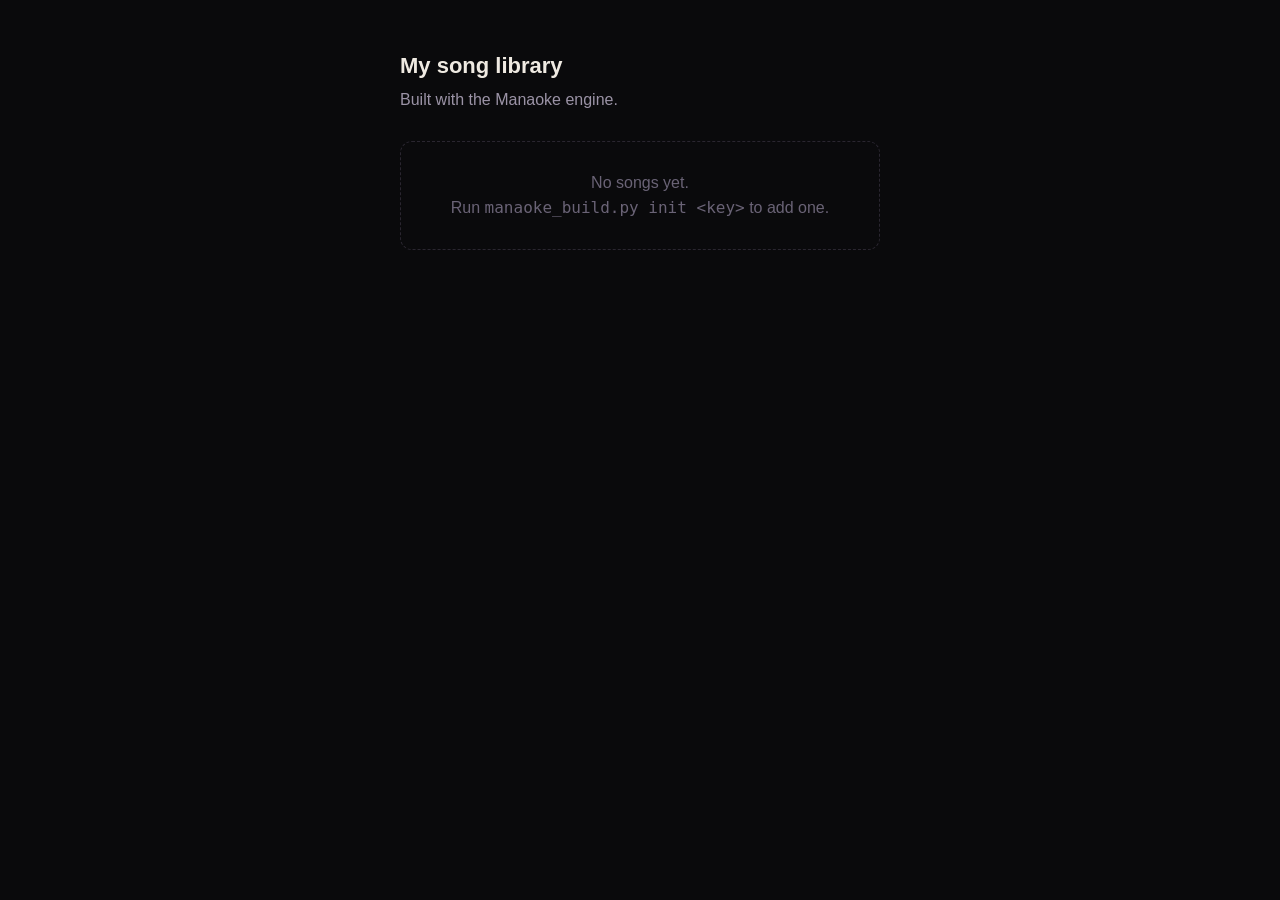
<file: index.html>
<!doctype html>
<html lang="en">
<head>
<meta charset="utf-8">
<meta name="viewport" content="width=device-width, initial-scale=1">
<title>My song library</title>
<style>
  :root { color-scheme: dark; }
  body { margin:0; padding:48px 24px; background:#0a0a0c; color:#efeae2;
         font:16px/1.6 -apple-system, BlinkMacSystemFont, "Segoe UI", sans-serif; }
  main { max-width: 480px; margin: 0 auto; }
  h1 { font-size: 22px; margin: 0 0 4px; }
  p  { color:#9b93a6; margin: 0 0 28px; }
  .grid { display:grid; grid-template-columns:repeat(2,1fr); gap:14px; }
  a.card { display:block; aspect-ratio:1; border-radius:12px; overflow:hidden;
           position:relative; text-decoration:none; background:#131318; }
  a.card img { position:absolute; inset:0; width:100%; height:100%; object-fit:cover; }
  a.card .cap { position:absolute; left:0; right:0; bottom:0; padding:20px 10px 9px;
                background:linear-gradient(transparent,#000c); }
  a.card .t { display:block; color:#fff; font-size:14px; }
  a.card .a { display:block; color:#d6cfe0; font-size:11px; }
  .empty { color:#6a6376; border:1px dashed #2a2630; border-radius:12px;
           padding:28px; text-align:center; }
</style>
</head>
<body>
<main>
  <h1>My song library</h1>
  <p>Built with the Manaoke engine.</p>
  <div class="grid" id="grid"></div>
</main>
<script>
// The build pipeline writes into this array — landing_card.py adds a card and
// `manaoke_build.py promote` repoints a song's url at its current build.
// Each entry: { title, artist, url, art, cardAccent }
const SONGS = [
];
const grid = document.getElementById('grid');
if (!SONGS.length) {
  grid.outerHTML = '<div class="empty">No songs yet.<br>Run <code>manaoke_build.py init &lt;key&gt;</code> to add one.</div>';
} else {
  grid.innerHTML = SONGS.map(s => `
    <a class="card" href="${s.url}" style="background:${s.cardAccent || '#131318'}">
      ${s.art ? `<img src="${s.art}" alt="">` : ''}
      <span class="cap"><span class="t">${s.title}</span><span class="a">${s.artist}</span></span>
    </a>`).join('');
}
</script>
</body>
</html>
</file>
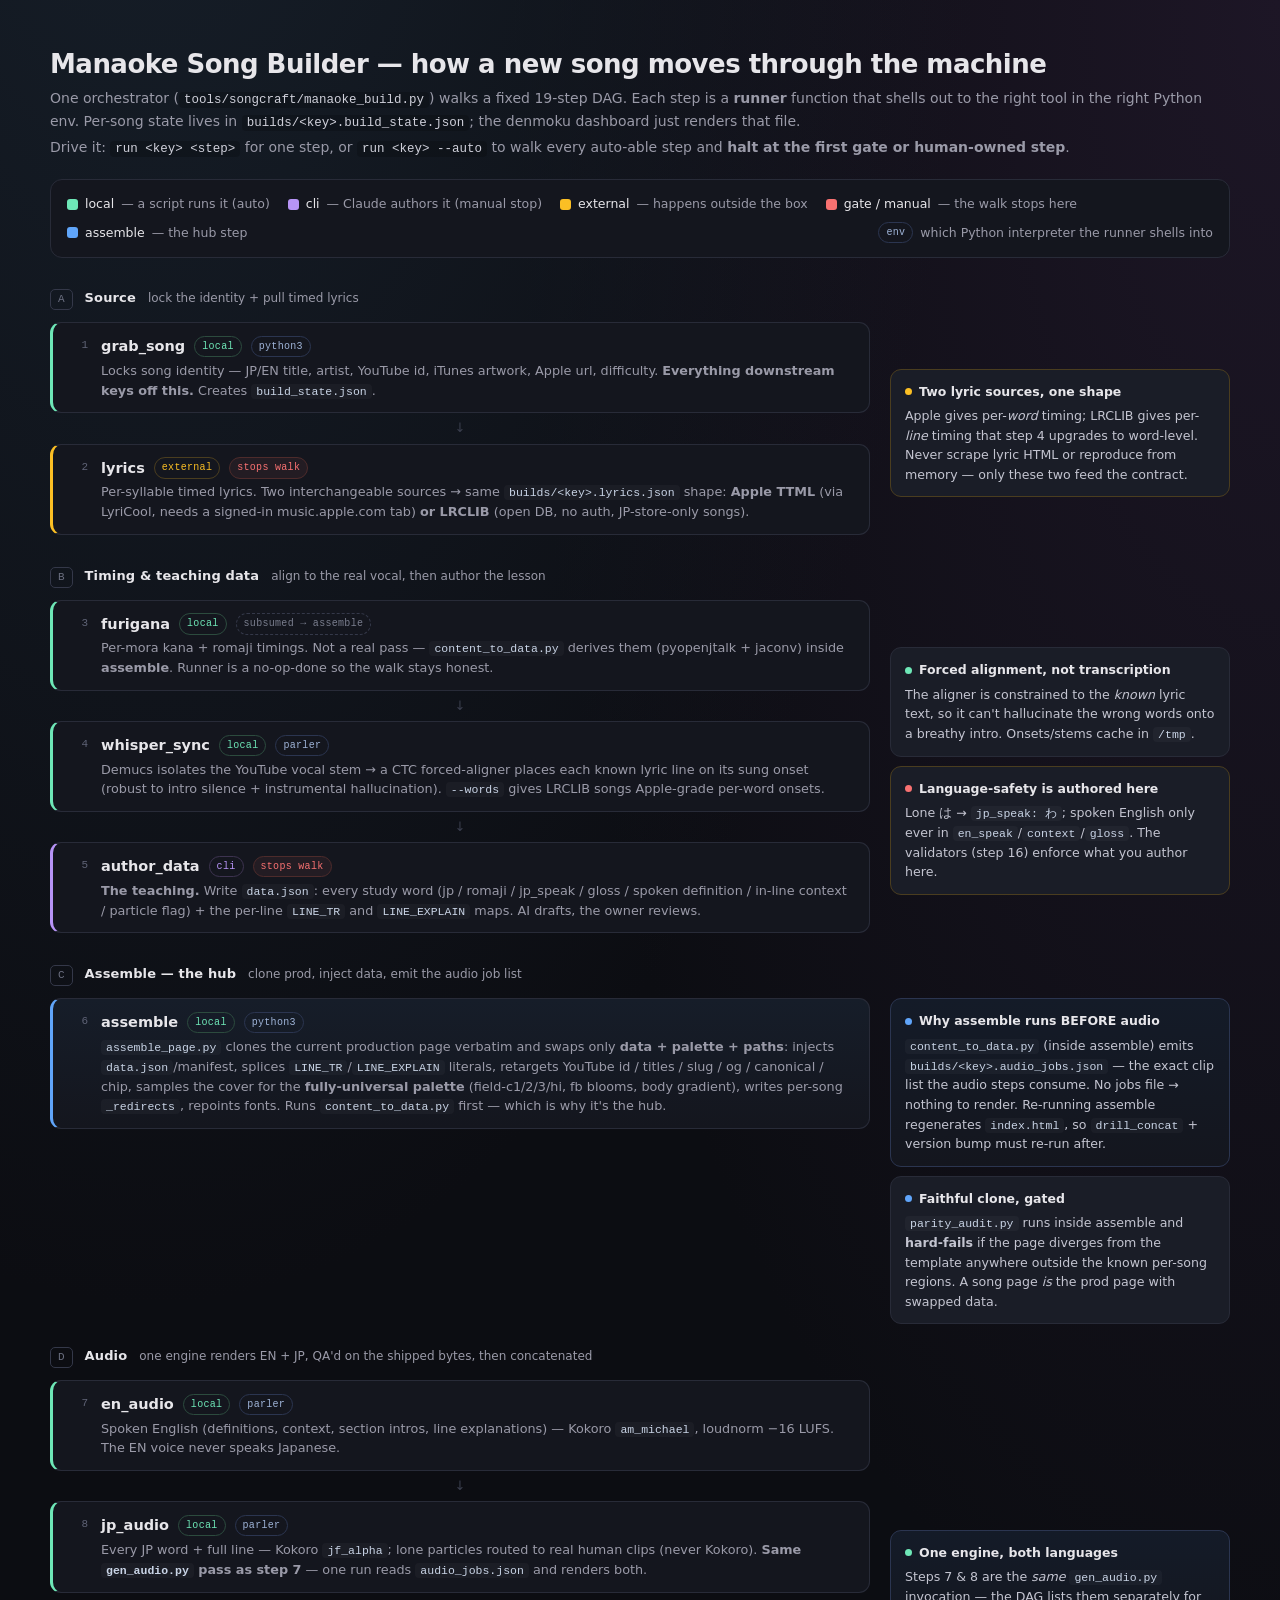
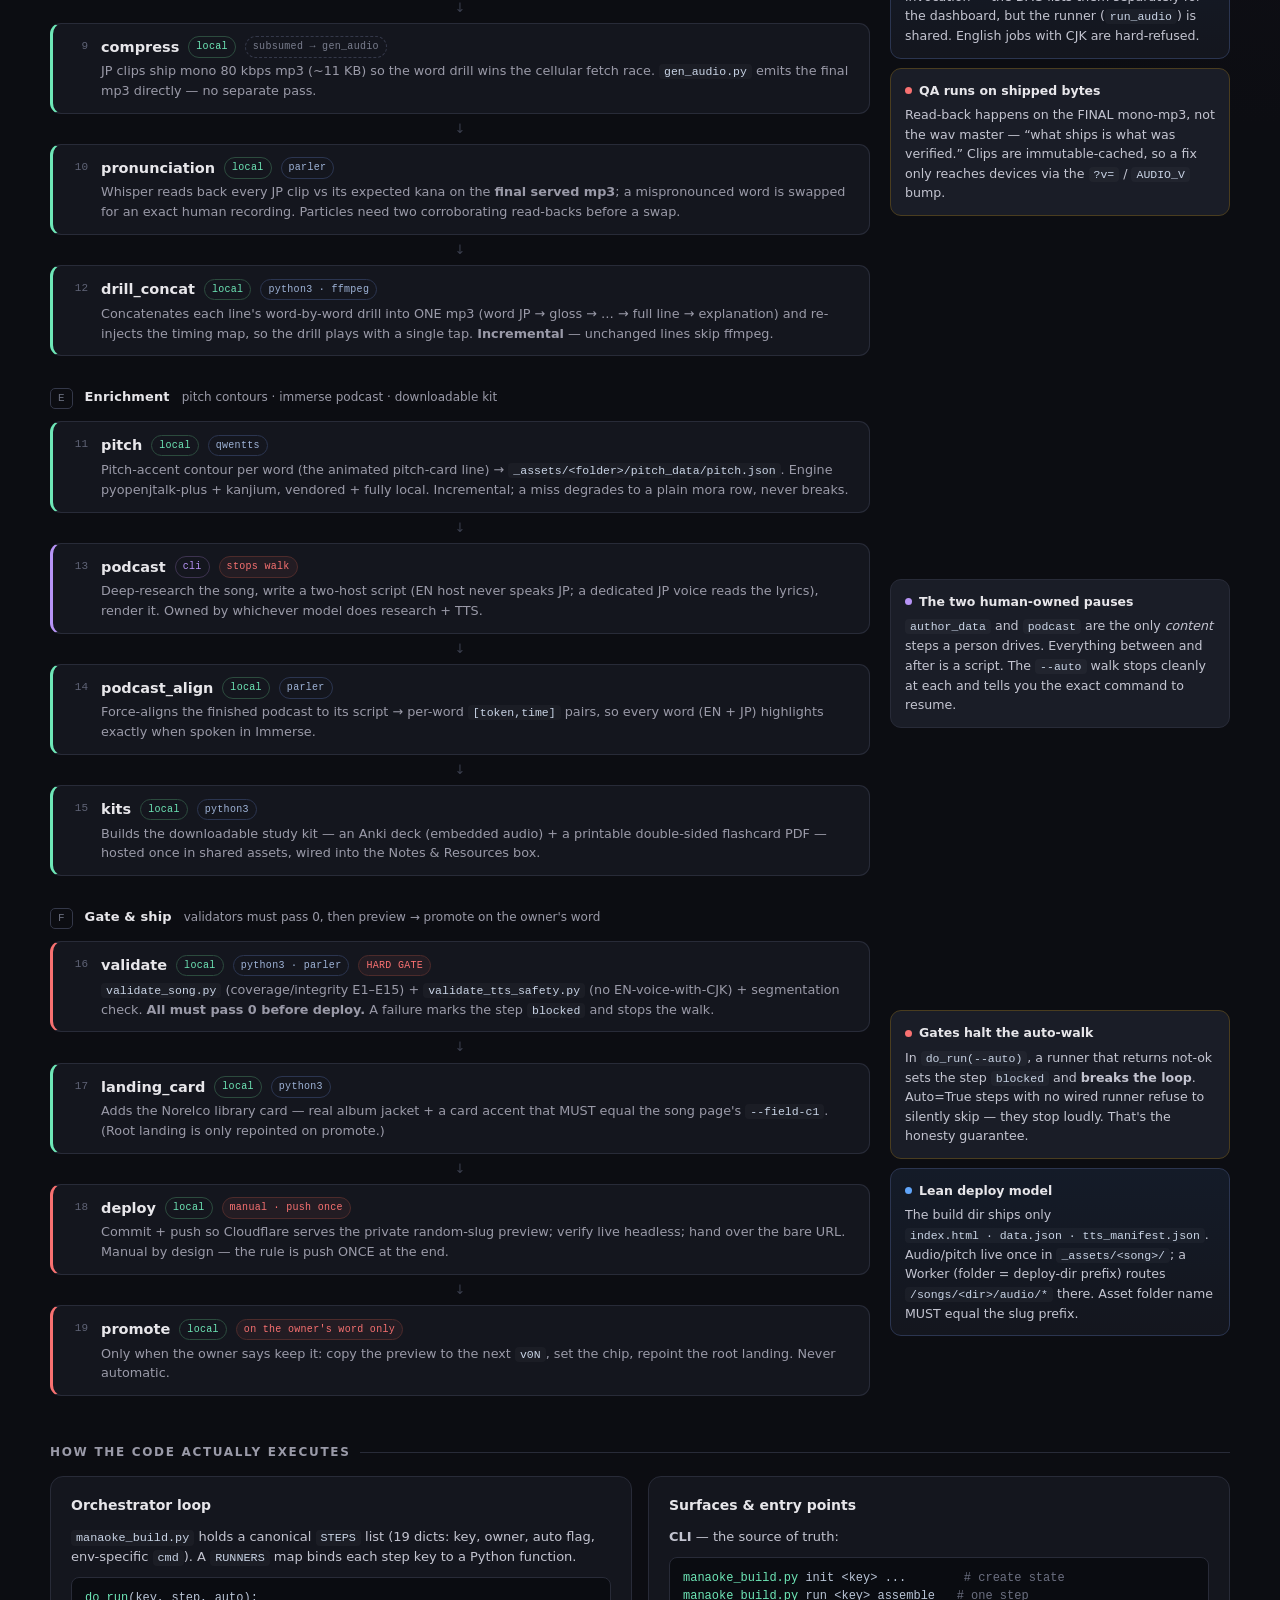
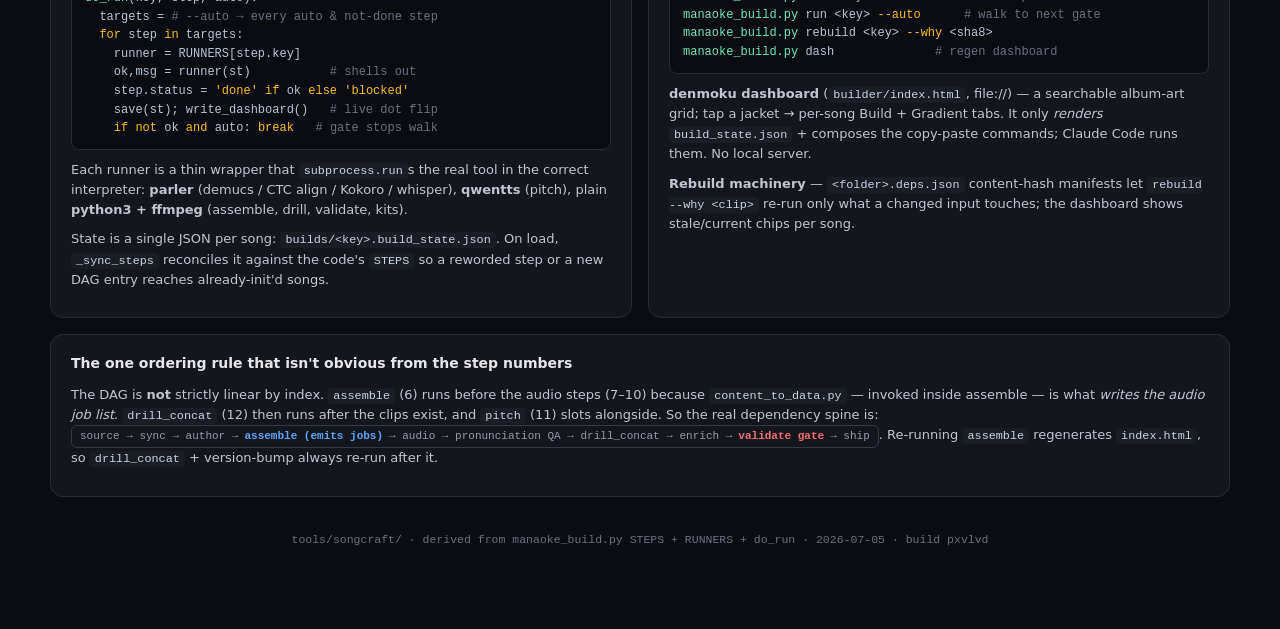
<file: tools/songcraft/docs/manaoke-builder-architecture-pxvlvd.html>
<!DOCTYPE html>
<html lang="en">
<head>
<meta charset="utf-8">
<meta name="viewport" content="width=device-width, initial-scale=1">
<title>Manaoke Song Builder — Architecture</title>
<style>
  :root{
    --bg:#0c0d12; --panel:#14161e; --panel2:#1a1d27; --ink:#e7e6ea; --dim:#9a9aa8;
    --hair:#282b38; --hair2:#343849;
    --local:#6ee7b7;   /* green  — a script runs it */
    --cli:#b794f6;     /* purple — Claude/CLI authors it */
    --ext:#fbbf24;     /* gold   — happens outside the box */
    --gate:#f87171;    /* red    — hard gate / manual stop */
    --hub:#60a5fa;     /* blue   — the assemble hub */
    --mono:"SFMono-Regular",ui-monospace,Menlo,Consolas,monospace;
  }
  *{box-sizing:border-box}
  html{background:var(--bg)}
  body{
    margin:0; background:
      radial-gradient(120% 80% at 12% -10%, #17202b 0%, transparent 55%),
      radial-gradient(120% 90% at 100% 0%, #1d1626 0%, transparent 50%),
      var(--bg);
    color:var(--ink);
    font:15px/1.55 -apple-system,BlinkMacSystemFont,"Segoe UI",Inter,system-ui,sans-serif;
    -webkit-font-smoothing:antialiased;
    padding:44px 22px 90px;
  }
  .wrap{max-width:1180px;margin:0 auto}
  h1{font-size:26px;letter-spacing:-.02em;margin:0 0 4px;font-weight:650}
  .sub{color:var(--dim);font-size:14px;margin:0 0 4px}
  .sub code{font-family:var(--mono);font-size:12.5px;color:#cfd0da;background:#00000030;padding:1px 5px;border-radius:4px}
  .tag{font-family:var(--mono);font-size:11px;color:var(--dim)}

  /* legend */
  .legend{display:flex;flex-wrap:wrap;gap:8px 18px;margin:20px 0 30px;padding:14px 16px;
    border:1px solid var(--hair);border-radius:12px;background:var(--panel)}
  .legend b{font-weight:600}
  .lg{display:flex;align-items:center;gap:7px;font-size:12.5px;color:var(--dim)}
  .sw{width:11px;height:11px;border-radius:3px;flex:none}
  .lg .k{color:var(--ink)}

  /* section headers */
  h2{font-size:12px;letter-spacing:.14em;text-transform:uppercase;color:var(--dim);
    margin:38px 0 14px;font-weight:600;display:flex;align-items:center;gap:10px}
  h2::after{content:"";height:1px;flex:1;background:var(--hair)}

  /* two-col frame: spine + margin notes */
  .flow{position:relative}
  .phase{margin:0 0 6px}
  .phase-band{display:flex;align-items:baseline;gap:12px;margin:22px 0 12px}
  .phase-band .n{font-family:var(--mono);font-size:11px;color:#6b6f80;border:1px solid var(--hair2);
    border-radius:5px;padding:1px 7px}
  .phase-band .t{font-size:13px;color:var(--ink);font-weight:600;letter-spacing:.01em}
  .phase-band .d{font-size:12px;color:var(--dim)}

  .row{display:grid;grid-template-columns:1fr 340px;gap:20px;align-items:stretch}
  @media(max-width:820px){.row{grid-template-columns:1fr}.note-col{order:2}}

  .step{position:relative;display:flex;gap:13px;padding:12px 15px;margin:0 0 9px;
    background:var(--panel);border:1px solid var(--hair);border-radius:11px;
    border-left:3px solid var(--local)}
  .step.cli{border-left-color:var(--cli)}
  .step.ext{border-left-color:var(--ext)}
  .step.hub{border-left-color:var(--hub);background:linear-gradient(180deg,#161d29,#14161e)}
  .step.gate{border-left-color:var(--gate)}
  .step .idx{font-family:var(--mono);font-size:11px;color:#5f6376;flex:none;width:20px;text-align:right;padding-top:2px}
  .step .body{flex:1;min-width:0}
  .step .h{display:flex;align-items:center;gap:9px;flex-wrap:wrap}
  .step .name{font-weight:600;font-size:14.5px}
  .step .what{color:var(--dim);font-size:12.8px;margin-top:3px}
  .step .what code,.note code,.deploy code{font-family:var(--mono);font-size:11.5px;color:#c9d4e6;
    background:#0d1a2610;background:#ffffff08;padding:1px 5px;border-radius:4px;white-space:nowrap}
  .pill{font-family:var(--mono);font-size:10px;letter-spacing:.03em;padding:2px 7px;border-radius:20px;
    border:1px solid var(--hair2);color:var(--dim);white-space:nowrap;flex:none}
  .pill.owner-local{color:var(--local);border-color:#2c4b3e}
  .pill.owner-cli{color:var(--cli);border-color:#3d3350}
  .pill.owner-ext{color:var(--ext);border-color:#4a3d1f}
  .pill.env{color:#9fb4d8;border-color:#2b3550}
  .pill.stop{color:var(--gate);border-color:#4d2b2b;background:#f8717110}
  .pill.subsumed{color:#7a7e8e;border-style:dashed}

  .note-col{display:flex;flex-direction:column;gap:9px;justify-content:center}
  .note{background:var(--panel2);border:1px solid var(--hair);border-radius:11px;padding:12px 14px;
    font-size:12.6px;color:#c3c4d0}
  .note .nt{font-weight:600;color:var(--ink);font-size:12.5px;display:flex;align-items:center;gap:7px;margin-bottom:5px}
  .note .nt .dot{width:7px;height:7px;border-radius:50%;flex:none}
  .note.key{border-color:#2b3550;background:linear-gradient(180deg,#141b28,#14161e)}
  .note.warn{border-color:#4a3d1f}

  .arrow{text-align:center;color:#3a3e4d;font-size:13px;margin:-4px 0 5px;user-select:none}

  /* orchestration + deploy panels */
  .panels{display:grid;grid-template-columns:1fr 1fr;gap:16px;margin-top:14px}
  @media(max-width:820px){.panels{grid-template-columns:1fr}}
  .panel{background:var(--panel);border:1px solid var(--hair);border-radius:13px;padding:18px 20px}
  .panel h3{margin:0 0 10px;font-size:14px;font-weight:650}
  .panel p{margin:0 0 9px;font-size:13px;color:#c3c4d0}
  .panel code{font-family:var(--mono);font-size:11.8px;color:#c9d4e6;background:#ffffff08;padding:1px 5px;border-radius:4px}
  .cmd{font-family:var(--mono);font-size:12px;background:#0a0c11;border:1px solid var(--hair);
    border-radius:8px;padding:11px 13px;color:#b9c4d6;margin:10px 0;overflow-x:auto;white-space:pre}
  .cmd .c{color:#6ee7b7}.cmd .a{color:#fbbf24}.cmd .m{color:#6b6f80}
  .foot{margin-top:34px;color:#6b6f80;font-size:11.5px;text-align:center;font-family:var(--mono)}
  .chip{display:inline-flex;gap:6px;align-items:center;font-size:11px;color:var(--dim);
    border:1px solid var(--hair2);border-radius:6px;padding:2px 8px;font-family:var(--mono)}
</style>
</head>
<body>
<div class="wrap">

  <h1>Manaoke Song Builder — how a new song moves through the machine</h1>
  <p class="sub">One orchestrator (<code>tools/songcraft/manaoke_build.py</code>) walks a fixed 19-step DAG. Each step is a <b>runner</b> function that shells out to the right tool in the right Python env. Per-song state lives in <code>builds/&lt;key&gt;.build_state.json</code>; the denmoku dashboard just renders that file.</p>
  <p class="sub">Drive it: <code>run &lt;key&gt; &lt;step&gt;</code> for one step, or <code>run &lt;key&gt; --auto</code> to walk every auto-able step and <b>halt at the first gate or human-owned step</b>.</p>

  <div class="legend">
    <div class="lg"><span class="sw" style="background:var(--local)"></span><span class="k">local</span> — a script runs it (auto)</div>
    <div class="lg"><span class="sw" style="background:var(--cli)"></span><span class="k">cli</span> — Claude authors it (manual stop)</div>
    <div class="lg"><span class="sw" style="background:var(--ext)"></span><span class="k">external</span> — happens outside the box</div>
    <div class="lg"><span class="sw" style="background:var(--gate)"></span><span class="k">gate / manual</span> — the walk stops here</div>
    <div class="lg"><span class="sw" style="background:var(--hub)"></span><span class="k">assemble</span> — the hub step</div>
    <div class="lg" style="margin-left:auto"><span class="pill env">env</span> which Python interpreter the runner shells into</div>
  </div>

  <!-- ================= FLOW ================= -->
  <div class="flow">

    <!-- PHASE A -->
    <div class="phase-band"><span class="n">A</span><span class="t">Source</span><span class="d">lock the identity + pull timed lyrics</span></div>
    <div class="row">
      <div>
        <div class="step">
          <div class="idx">1</div>
          <div class="body">
            <div class="h"><span class="name">grab_song</span><span class="pill owner-local">local</span><span class="pill env">python3</span></div>
            <div class="what">Locks song identity — JP/EN title, artist, YouTube id, iTunes artwork, Apple url, difficulty. <b>Everything downstream keys off this.</b> Creates <code>build_state.json</code>.</div>
          </div>
        </div>
        <div class="arrow">↓</div>
        <div class="step ext">
          <div class="idx">2</div>
          <div class="body">
            <div class="h"><span class="name">lyrics</span><span class="pill owner-ext">external</span><span class="pill stop">stops walk</span></div>
            <div class="what">Per-syllable timed lyrics. Two interchangeable sources → same <code>builds/&lt;key&gt;.lyrics.json</code> shape: <b>Apple TTML</b> (via LyriCool, needs a signed-in music.apple.com tab) <b>or LRCLIB</b> (open DB, no auth, JP-store-only songs).</div>
          </div>
        </div>
      </div>
      <div class="note-col">
        <div class="note warn">
          <div class="nt"><span class="dot" style="background:var(--ext)"></span>Two lyric sources, one shape</div>
          Apple gives per-<em>word</em> timing; LRCLIB gives per-<em>line</em> timing that step 4 upgrades to word-level. Never scrape lyric HTML or reproduce from memory — only these two feed the contract.
        </div>
      </div>
    </div>

    <!-- PHASE B -->
    <div class="phase-band"><span class="n">B</span><span class="t">Timing &amp; teaching data</span><span class="d">align to the real vocal, then author the lesson</span></div>
    <div class="row">
      <div>
        <div class="step">
          <div class="idx">3</div>
          <div class="body">
            <div class="h"><span class="name">furigana</span><span class="pill owner-local">local</span><span class="pill subsumed">subsumed → assemble</span></div>
            <div class="what">Per-mora kana + romaji timings. Not a real pass — <code>content_to_data.py</code> derives them (pyopenjtalk + jaconv) inside <b>assemble</b>. Runner is a no-op-done so the walk stays honest.</div>
          </div>
        </div>
        <div class="arrow">↓</div>
        <div class="step">
          <div class="idx">4</div>
          <div class="body">
            <div class="h"><span class="name">whisper_sync</span><span class="pill owner-local">local</span><span class="pill env">parler</span></div>
            <div class="what">Demucs isolates the YouTube vocal stem → a CTC forced-aligner places each known lyric line on its sung onset (robust to intro silence + instrumental hallucination). <code>--words</code> gives LRCLIB songs Apple-grade per-word onsets.</div>
          </div>
        </div>
        <div class="arrow">↓</div>
        <div class="step cli">
          <div class="idx">5</div>
          <div class="body">
            <div class="h"><span class="name">author_data</span><span class="pill owner-cli">cli</span><span class="pill stop">stops walk</span></div>
            <div class="what"><b>The teaching.</b> Write <code>data.json</code>: every study word (jp / romaji / jp_speak / gloss / spoken definition / in-line context / particle flag) + the per-line <code>LINE_TR</code> and <code>LINE_EXPLAIN</code> maps. AI drafts, the owner reviews.</div>
          </div>
        </div>
      </div>
      <div class="note-col">
        <div class="note">
          <div class="nt"><span class="dot" style="background:var(--local)"></span>Forced alignment, not transcription</div>
          The aligner is constrained to the <em>known</em> lyric text, so it can't hallucinate the wrong words onto a breathy intro. Onsets/stems cache in <code>/tmp</code>.
        </div>
        <div class="note warn">
          <div class="nt"><span class="dot" style="background:var(--gate)"></span>Language-safety is authored here</div>
          Lone は → <code>jp_speak: わ</code>; spoken English only ever in <code>en_speak</code>/<code>context</code>/<code>gloss</code>. The validators (step 16) enforce what you author here.
        </div>
      </div>
    </div>

    <!-- PHASE C -->
    <div class="phase-band"><span class="n">C</span><span class="t">Assemble — the hub</span><span class="d">clone prod, inject data, emit the audio job list</span></div>
    <div class="row">
      <div>
        <div class="step hub">
          <div class="idx">6</div>
          <div class="body">
            <div class="h"><span class="name">assemble</span><span class="pill owner-local">local</span><span class="pill env">python3</span></div>
            <div class="what"><code>assemble_page.py</code> clones the current production page verbatim and swaps only <b>data + palette + paths</b>: injects <code>data.json</code>/manifest, splices <code>LINE_TR</code>/<code>LINE_EXPLAIN</code> literals, retargets YouTube id / titles / slug / og / canonical / chip, samples the cover for the <b>fully-universal palette</b> (field-c1/2/3/hi, fb blooms, body gradient), writes per-song <code>_redirects</code>, repoints fonts. Runs <code>content_to_data.py</code> first — which is why it's the hub.</div>
          </div>
        </div>
      </div>
      <div class="note-col">
        <div class="note key">
          <div class="nt"><span class="dot" style="background:var(--hub)"></span>Why assemble runs BEFORE audio</div>
          <code>content_to_data.py</code> (inside assemble) emits <code>builds/&lt;key&gt;.audio_jobs.json</code> — the exact clip list the audio steps consume. No jobs file → nothing to render. Re-running assemble regenerates <code>index.html</code>, so <code>drill_concat</code> + version bump must re-run after.
        </div>
        <div class="note">
          <div class="nt"><span class="dot" style="background:var(--hub)"></span>Faithful clone, gated</div>
          <code>parity_audit.py</code> runs inside assemble and <b>hard-fails</b> if the page diverges from the template anywhere outside the known per-song regions. A song page <em>is</em> the prod page with swapped data.
        </div>
      </div>
    </div>

    <!-- PHASE D -->
    <div class="phase-band"><span class="n">D</span><span class="t">Audio</span><span class="d">one engine renders EN + JP, QA'd on the shipped bytes, then concatenated</span></div>
    <div class="row">
      <div>
        <div class="step">
          <div class="idx">7</div>
          <div class="body">
            <div class="h"><span class="name">en_audio</span><span class="pill owner-local">local</span><span class="pill env">parler</span></div>
            <div class="what">Spoken English (definitions, context, section intros, line explanations) — Kokoro <code>am_michael</code>, loudnorm −16 LUFS. The EN voice never speaks Japanese.</div>
          </div>
        </div>
        <div class="arrow">↓</div>
        <div class="step">
          <div class="idx">8</div>
          <div class="body">
            <div class="h"><span class="name">jp_audio</span><span class="pill owner-local">local</span><span class="pill env">parler</span></div>
            <div class="what">Every JP word + full line — Kokoro <code>jf_alpha</code>; lone particles routed to real human clips (never Kokoro). <b>Same <code>gen_audio.py</code> pass as step 7</b> — one run reads <code>audio_jobs.json</code> and renders both.</div>
          </div>
        </div>
        <div class="arrow">↓</div>
        <div class="step">
          <div class="idx">9</div>
          <div class="body">
            <div class="h"><span class="name">compress</span><span class="pill owner-local">local</span><span class="pill subsumed">subsumed → gen_audio</span></div>
            <div class="what">JP clips ship mono 80 kbps mp3 (~11 KB) so the word drill wins the cellular fetch race. <code>gen_audio.py</code> emits the final mp3 directly — no separate pass.</div>
          </div>
        </div>
        <div class="arrow">↓</div>
        <div class="step">
          <div class="idx">10</div>
          <div class="body">
            <div class="h"><span class="name">pronunciation</span><span class="pill owner-local">local</span><span class="pill env">parler</span></div>
            <div class="what">Whisper reads back every JP clip vs its expected kana on the <b>final served mp3</b>; a mispronounced word is swapped for an exact human recording. Particles need two corroborating read-backs before a swap.</div>
          </div>
        </div>
        <div class="arrow">↓</div>
        <div class="step">
          <div class="idx">12</div>
          <div class="body">
            <div class="h"><span class="name">drill_concat</span><span class="pill owner-local">local</span><span class="pill env">python3 · ffmpeg</span></div>
            <div class="what">Concatenates each line's word-by-word drill into ONE mp3 (word JP → gloss → … → full line → explanation) and re-injects the timing map, so the drill plays with a single tap. <b>Incremental</b> — unchanged lines skip ffmpeg.</div>
          </div>
        </div>
      </div>
      <div class="note-col">
        <div class="note key">
          <div class="nt"><span class="dot" style="background:var(--local)"></span>One engine, both languages</div>
          Steps 7 &amp; 8 are the <em>same</em> <code>gen_audio.py</code> invocation — the DAG lists them separately for the dashboard, but the runner (<code>run_audio</code>) is shared. English jobs with CJK are hard-refused.
        </div>
        <div class="note warn">
          <div class="nt"><span class="dot" style="background:var(--gate)"></span>QA runs on shipped bytes</div>
          Read-back happens on the FINAL mono-mp3, not the wav master — “what ships is what was verified.” Clips are immutable-cached, so a fix only reaches devices via the <code>?v=</code> / <code>AUDIO_V</code> bump.
        </div>
      </div>
    </div>

    <!-- PHASE E -->
    <div class="phase-band"><span class="n">E</span><span class="t">Enrichment</span><span class="d">pitch contours · immerse podcast · downloadable kit</span></div>
    <div class="row">
      <div>
        <div class="step">
          <div class="idx">11</div>
          <div class="body">
            <div class="h"><span class="name">pitch</span><span class="pill owner-local">local</span><span class="pill env">qwentts</span></div>
            <div class="what">Pitch-accent contour per word (the animated pitch-card line) → <code>_assets/&lt;folder&gt;/pitch_data/pitch.json</code>. Engine pyopenjtalk-plus + kanjium, vendored + fully local. Incremental; a miss degrades to a plain mora row, never breaks.</div>
          </div>
        </div>
        <div class="arrow">↓</div>
        <div class="step cli">
          <div class="idx">13</div>
          <div class="body">
            <div class="h"><span class="name">podcast</span><span class="pill owner-cli">cli</span><span class="pill stop">stops walk</span></div>
            <div class="what">Deep-research the song, write a two-host script (EN host never speaks JP; a dedicated JP voice reads the lyrics), render it. Owned by whichever model does research + TTS.</div>
          </div>
        </div>
        <div class="arrow">↓</div>
        <div class="step">
          <div class="idx">14</div>
          <div class="body">
            <div class="h"><span class="name">podcast_align</span><span class="pill owner-local">local</span><span class="pill env">parler</span></div>
            <div class="what">Force-aligns the finished podcast to its script → per-word <code>[token,time]</code> pairs, so every word (EN + JP) highlights exactly when spoken in Immerse.</div>
          </div>
        </div>
        <div class="arrow">↓</div>
        <div class="step">
          <div class="idx">15</div>
          <div class="body">
            <div class="h"><span class="name">kits</span><span class="pill owner-local">local</span><span class="pill env">python3</span></div>
            <div class="what">Builds the downloadable study kit — an Anki deck (embedded audio) + a printable double-sided flashcard PDF — hosted once in shared assets, wired into the Notes &amp; Resources box.</div>
          </div>
        </div>
      </div>
      <div class="note-col">
        <div class="note">
          <div class="nt"><span class="dot" style="background:var(--cli)"></span>The two human-owned pauses</div>
          <code>author_data</code> and <code>podcast</code> are the only <em>content</em> steps a person drives. Everything between and after is a script. The <code>--auto</code> walk stops cleanly at each and tells you the exact command to resume.
        </div>
      </div>
    </div>

    <!-- PHASE F -->
    <div class="phase-band"><span class="n">F</span><span class="t">Gate &amp; ship</span><span class="d">validators must pass 0, then preview → promote on the owner's word</span></div>
    <div class="row">
      <div>
        <div class="step gate">
          <div class="idx">16</div>
          <div class="body">
            <div class="h"><span class="name">validate</span><span class="pill owner-local">local</span><span class="pill env">python3 · parler</span><span class="pill stop">HARD GATE</span></div>
            <div class="what"><code>validate_song.py</code> (coverage/integrity E1–E15) + <code>validate_tts_safety.py</code> (no EN-voice-with-CJK) + segmentation check. <b>All must pass 0 before deploy.</b> A failure marks the step <code>blocked</code> and stops the walk.</div>
          </div>
        </div>
        <div class="arrow">↓</div>
        <div class="step">
          <div class="idx">17</div>
          <div class="body">
            <div class="h"><span class="name">landing_card</span><span class="pill owner-local">local</span><span class="pill env">python3</span></div>
            <div class="what">Adds the Norelco library card — real album jacket + a card accent that MUST equal the song page's <code>--field-c1</code>. (Root landing is only repointed on promote.)</div>
          </div>
        </div>
        <div class="arrow">↓</div>
        <div class="step gate">
          <div class="idx">18</div>
          <div class="body">
            <div class="h"><span class="name">deploy</span><span class="pill owner-local">local</span><span class="pill stop">manual · push once</span></div>
            <div class="what">Commit + push so Cloudflare serves the private random-slug preview; verify live headless; hand over the bare URL. Manual by design — the rule is push ONCE at the end.</div>
          </div>
        </div>
        <div class="arrow">↓</div>
        <div class="step gate">
          <div class="idx">19</div>
          <div class="body">
            <div class="h"><span class="name">promote</span><span class="pill owner-local">local</span><span class="pill stop">on the owner's word only</span></div>
            <div class="what">Only when the owner says keep it: copy the preview to the next <code>v0N</code>, set the chip, repoint the root landing. Never automatic.</div>
          </div>
        </div>
      </div>
      <div class="note-col">
        <div class="note warn">
          <div class="nt"><span class="dot" style="background:var(--gate)"></span>Gates halt the auto-walk</div>
          In <code>do_run(--auto)</code>, a runner that returns not-ok sets the step <code>blocked</code> and <b>breaks the loop</b>. Auto=True steps with no wired runner refuse to silently skip — they stop loudly. That's the honesty guarantee.
        </div>
        <div class="note key">
          <div class="nt"><span class="dot" style="background:var(--hub)"></span>Lean deploy model</div>
          The build dir ships only <code>index.html · data.json · tts_manifest.json</code>. Audio/pitch live once in <code>_assets/&lt;song&gt;/</code>; a Worker (folder = deploy-dir prefix) routes <code>/songs/&lt;dir&gt;/audio/*</code> there. Asset folder name MUST equal the slug prefix.
        </div>
      </div>
    </div>
  </div>

  <!-- ================= ORCHESTRATION + DEPLOY ================= -->
  <h2>How the code actually executes</h2>
  <div class="panels">
    <div class="panel">
      <h3>Orchestrator loop</h3>
      <p><code>manaoke_build.py</code> holds a canonical <code>STEPS</code> list (19 dicts: key, owner, auto flag, env-specific <code>cmd</code>). A <code>RUNNERS</code> map binds each step key to a Python function.</p>
      <div class="cmd"><span class="c">do_run</span>(key, step, auto):
  targets = <span class="m"># --auto → every auto & not-done step</span>
  <span class="a">for</span> step <span class="a">in</span> targets:
    runner = RUNNERS[step.key]
    ok,msg = runner(st)           <span class="m"># shells out</span>
    step.status = <span class="a">'done'</span> <span class="a">if</span> ok <span class="a">else</span> <span class="a">'blocked'</span>
    save(st); write_dashboard()   <span class="m"># live dot flip</span>
    <span class="a">if</span> <span class="a">not</span> ok <span class="a">and</span> auto: <span class="a">break</span>   <span class="m"># gate stops walk</span></div>
      <p>Each runner is a thin wrapper that <code>subprocess.run</code>s the real tool in the correct interpreter: <b>parler</b> (demucs / CTC align / Kokoro / whisper), <b>qwentts</b> (pitch), plain <b>python3 + ffmpeg</b> (assemble, drill, validate, kits).</p>
      <p>State is a single JSON per song: <code>builds/&lt;key&gt;.build_state.json</code>. On load, <code>_sync_steps</code> reconciles it against the code's <code>STEPS</code> so a reworded step or a new DAG entry reaches already-init'd songs.</p>
    </div>
    <div class="panel">
      <h3>Surfaces &amp; entry points</h3>
      <p><b>CLI</b> — the source of truth:</p>
      <div class="cmd"><span class="c">manaoke_build.py</span> init &lt;key&gt; ...        <span class="m"># create state</span>
<span class="c">manaoke_build.py</span> run &lt;key&gt; assemble   <span class="m"># one step</span>
<span class="c">manaoke_build.py</span> run &lt;key&gt; <span class="a">--auto</span>      <span class="m"># walk to next gate</span>
<span class="c">manaoke_build.py</span> rebuild &lt;key&gt; <span class="a">--why</span> &lt;sha8&gt;
<span class="c">manaoke_build.py</span> dash              <span class="m"># regen dashboard</span></div>
      <p><b>denmoku dashboard</b> (<code>builder/index.html</code>, file://) — a searchable album-art grid; tap a jacket → per-song Build + Gradient tabs. It only <em>renders</em> <code>build_state.json</code> + composes the copy-paste commands; Claude Code runs them. No local server.</p>
      <p><b>Rebuild machinery</b> — <code>&lt;folder&gt;.deps.json</code> content-hash manifests let <code>rebuild --why &lt;clip&gt;</code> re-run only what a changed input touches; the dashboard shows stale/current chips per song.</p>
    </div>
  </div>

  <div class="panel deploy" style="margin-top:16px">
    <h3>The one ordering rule that isn't obvious from the step numbers</h3>
    <p>The DAG is <b>not</b> strictly linear by index. <code>assemble</code> (6) runs before the audio steps (7–10) because <code>content_to_data.py</code> — invoked inside assemble — is what <em>writes the audio job list</em>. <code>drill_concat</code> (12) then runs after the clips exist, and <code>pitch</code> (11) slots alongside. So the real dependency spine is: <span class="chip">source → sync → author → <b style="color:var(--hub)">assemble (emits jobs)</b> → audio → pronunciation QA → drill_concat → enrich → <b style="color:var(--gate)">validate gate</b> → ship</span>. Re-running <code>assemble</code> regenerates <code>index.html</code>, so <code>drill_concat</code> + version-bump always re-run after it.</p>
  </div>

  <div class="foot">tools/songcraft/ · derived from manaoke_build.py STEPS + RUNNERS + do_run · 2026-07-05 · build pxvlvd</div>

</div>
</body>
</html>
</file>
